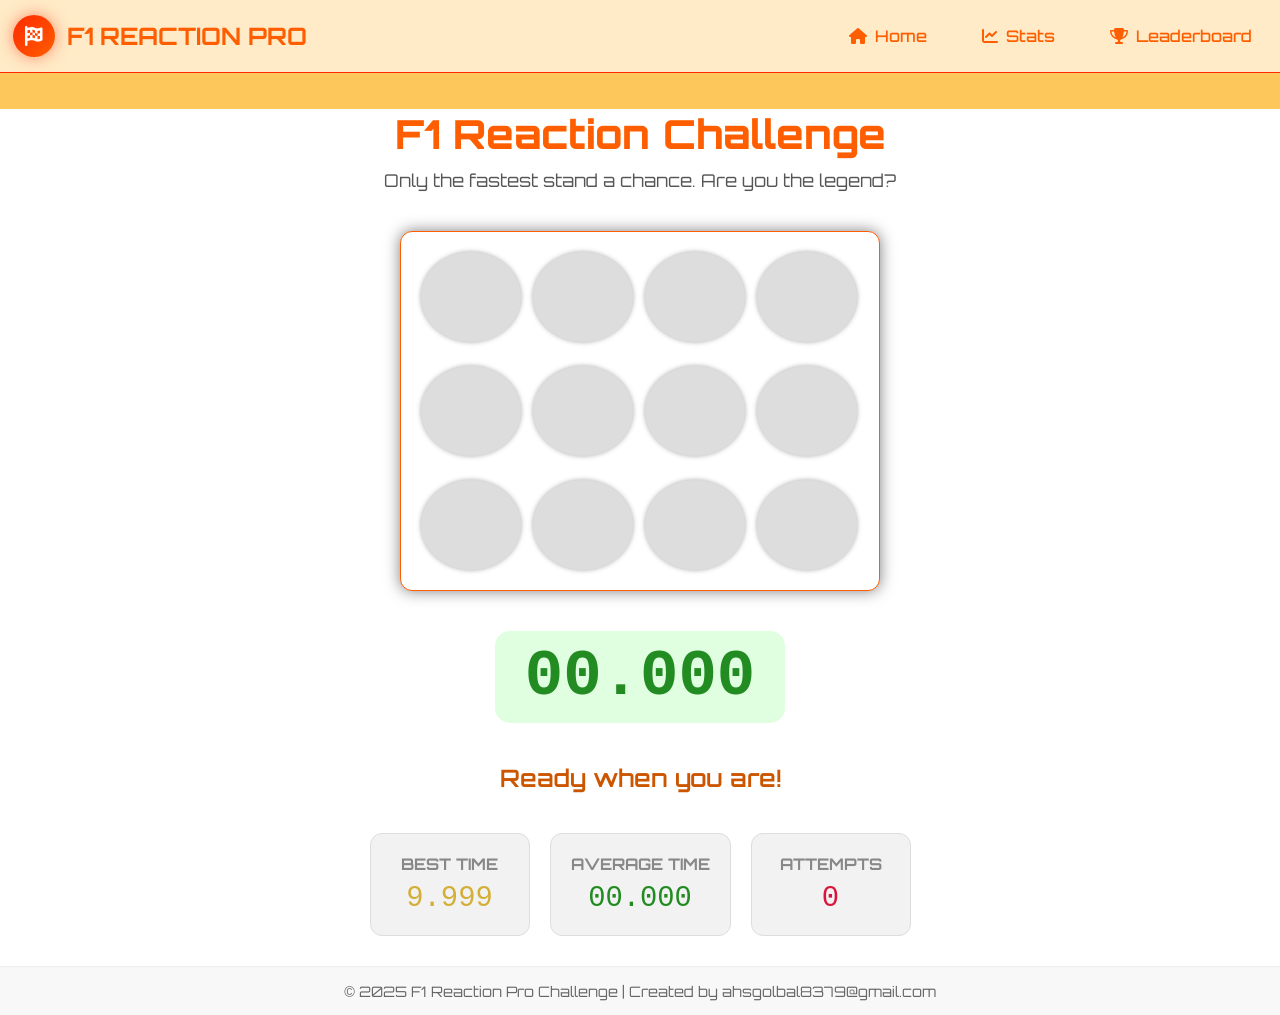
<file: index.html>
<!DOCTYPE html>
<html lang="en">
<head>
    <meta charset="UTF-8" />
    <meta name="viewport" content="width=device-width, initial-scale=1.0"/>
    <title>F1 Reaction Challenge</title>
    <link rel="stylesheet" href="https://cdnjs.cloudflare.com/ajax/libs/font-awesome/6.4.0/css/all.min.css"/>
    <link rel="stylesheet" href="style.css"/>
    <link rel="icon" type="image/png" href="favicon.png">
    <link href="https://fonts.googleapis.com/css2?family=Orbitron&display=swap" rel="stylesheet">
    <!-- Google tag (gtag.js) -->
    <script async src="https://www.googletagmanager.com/gtag/js?id=G-64WGNZ0SFK"></script>
    <script>
    window.dataLayer = window.dataLayer || [];
    function gtag(){dataLayer.push(arguments);}
    gtag('js', new Date());

    gtag('config', 'G-64WGNZ0SFK');
    </script>
</head>
<body>
    <header>
        <div class="logo">
            <div class="logo-icon"><i class="fas fa-flag-checkered"></i></div>
            <div class="logo-text">F1 Reaction Pro</div>
        </div>
        <nav>
            <ul>
                <li><a href="#"><i class="fas fa-home"></i> Home</a></li>
                <li><a href="#"><i class="fas fa-chart-line"></i> Stats</a></li>
                <li><a href="#"><i class="fas fa-trophy"></i> Leaderboard</a></li>
            </ul>
        </nav>
    </header>
    <div class="announcement-bar">
    <div class="announcement-text">
        🚨 F1 Reaction Challenge is LIVE! Tap to test your reflexes! 🏁🔥 &nbsp;|&nbsp; Top Players will be featured soon! &nbsp;|&nbsp; Click to Begin! 🕹️
    </div>
</div>

<div class="game-container" id="gameContainer">
    <div class="game-title">
        <h1>F1 Reaction Challenge</h1>
        <p id="tagline">Tap anywhere to start. Tap again when the lights go out!</p>
    </div>

    <div class="start-lights">
  <div class="light" id="light1"></div>
  <div class="light" id="light2"></div>
  <div class="light" id="light3"></div>
  <div class="light" id="light4"></div>
  <div class="light" id="light5"></div>
  <div class="light" id="light6"></div>
  <div class="light" id="light7"></div>
  <div class="light" id="light8"></div>
  <div class="light" id="light9"></div>
  <div class="light" id="light10"></div>
  <div class="light" id="light11"></div>
  <div class="light" id="light12"></div>
</div>


    <div class="timer-display" id="timer">00.000</div>
    <div class="message" id="message">Ready when you are!</div>

        <div class="stats">
            <div class="stat-card best">
                <h3>BEST TIME</h3>
                <div class="stat-value" id="bestTime">00.000</div>
            </div>
            <div class="stat-card average">
                <h3>AVERAGE TIME</h3>
                <div class="stat-value" id="averageTime">00.000</div>
            </div>
            <div class="stat-card attempts">
                <h3>ATTEMPTS</h3>
                <div class="stat-value" id="attempts">0</div>
            </div>
        </div>
    </div>
    <div id="celebrationModal" class="modal hidden">
  <div class="modal-content">
    <span id="closeCelebration" class="close-btn">✖</span>
    <div id="celebrationText" class="modal-text"></div>
  </div>
</div>
    <footer>
        © 2025 F1 Reaction Pro Challenge | Created by ahsgolbal8379@gmail.com
    </footer>

    <script src="script.js"></script>
</body>
</html>
</file>
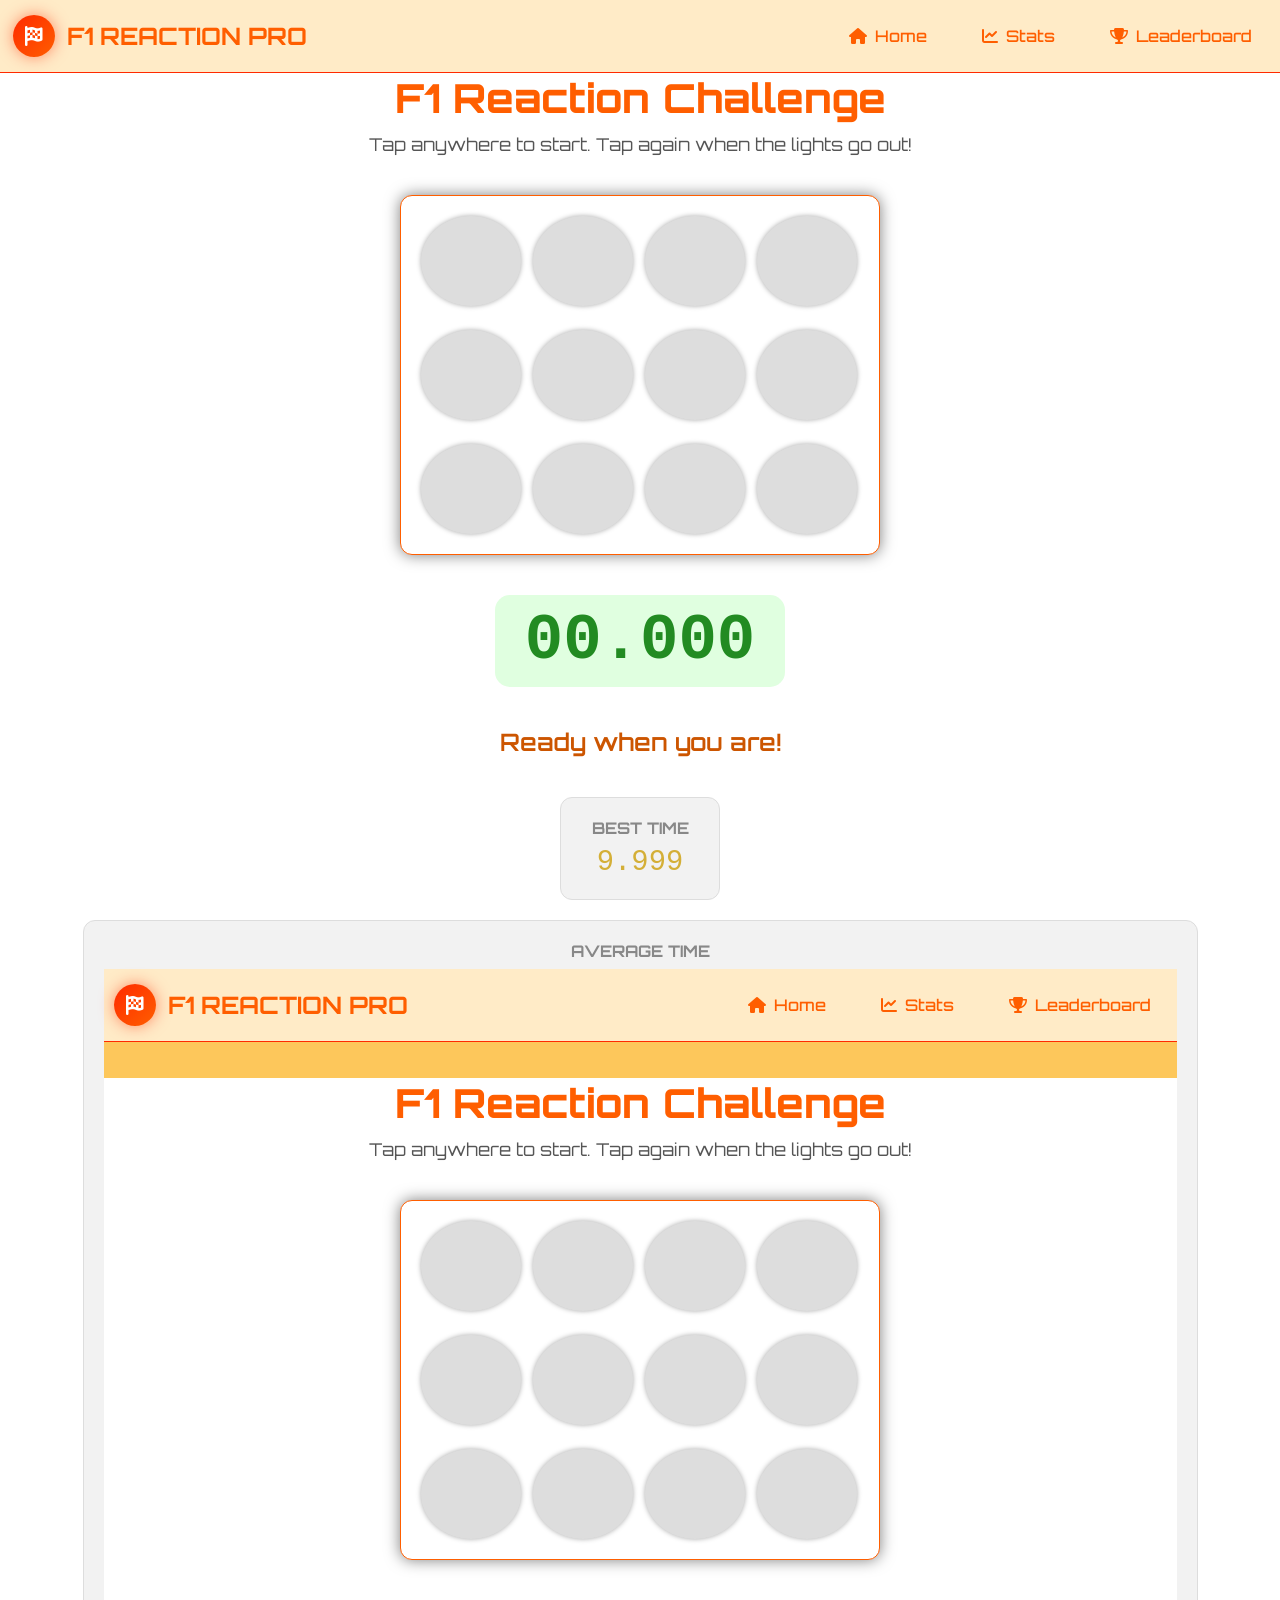
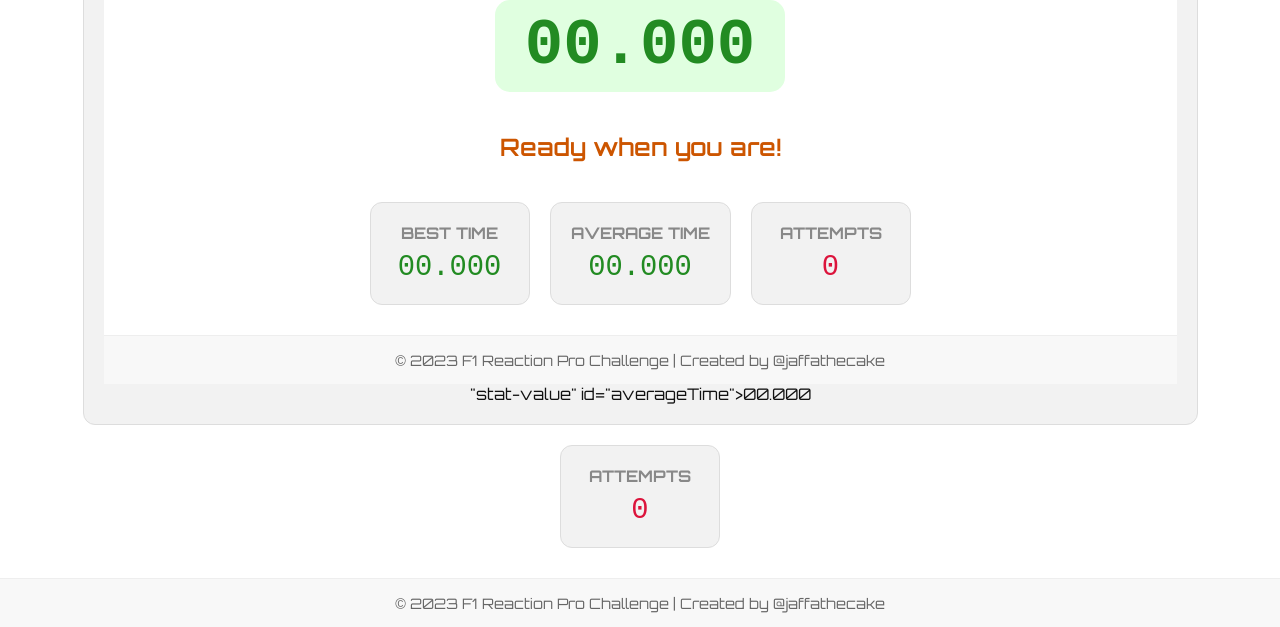
<file: f1.html>
<!DOCTYPE html>
<html lang="en">
<head>
    <meta charset="UTF-8" />
    <meta name="viewport" content="width=device-width, initial-scale=1.0"/>
    <title>F1 Reaction Challenge</title>
    <link rel="stylesheet" href="https://cdnjs.cloudflare.com/ajax/libs/font-awesome/6.4.0/css/all.min.css"/>
    <link rel="stylesheet" href="style.css"/>
    <link href="https://fonts.googleapis.com/css2?family=Orbitron&display=swap" rel="stylesheet">

</head>
<body>
    <header>
        <div class="logo">
            <div class="logo-icon"><i class="fas fa-flag-checkered"></i></div>
            <div class="logo-text">F1 Reaction Pro</div>
        </div>
        <nav>
            <ul>
                <li><a href="#"><i class="fas fa-home"></i> Home</a></li>
                <li><a href="#"><i class="fas fa-chart-line"></i> Stats</a></li>
                <li><a href="#"><i class="fas fa-trophy"></i> Leaderboard</a></li>
            </ul>
        </nav>
    </header>
<div class="game-container" id="gameContainer">
    <div class="game-title">
        <h1>F1 Reaction Challenge</h1>
        <p>Tap anywhere to start. Tap again when the lights go out!</p>
    </div>

    <div class="start-lights">
  <div class="light" id="light1"></div>
  <div class="light" id="light2"></div>
  <div class="light" id="light3"></div>
  <div class="light" id="light4"></div>
  <div class="light" id="light5"></div>
  <div class="light" id="light6"></div>
  <div class="light" id="light7"></div>
  <div class="light" id="light8"></div>
  <div class="light" id="light9"></div>
  <div class="light" id="light10"></div>
  <div class="light" id="light11"></div>
  <div class="light" id="light12"></div>
</div>


    <div class="timer-display" id="timer">00.000</div>
    <div class="message" id="message">Ready when you are!</div>

        <div class="stats">
            <div class="stat-card best">
                <h3>BEST TIME</h3>
                <div class="stat-value" id="bestTime">00.000</div>
            </div>
            <div class="stat-card average">
                <h3>AVERAGE TIME</h3>
                <div class=<!DOCTYPE html>
<html lang="en">
<head>
    <meta charset="UTF-8" />
    <meta name="viewport" content="width=device-width, initial-scale=1.0"/>
    <title>F1 Reaction Challenge</title>
    <link rel="stylesheet" href="https://cdnjs.cloudflare.com/ajax/libs/font-awesome/6.4.0/css/all.min.css"/>
    <link rel="stylesheet" href="style.css"/>
    <link href="https://fonts.googleapis.com/css2?family=Orbitron&display=swap" rel="stylesheet">

</head>
<body>
    <header>
        <div class="logo">
            <div class="logo-icon"><i class="fas fa-flag-checkered"></i></div>
            <div class="logo-text">F1 Reaction Pro</div>
        </div>
        <nav>
            <ul>
                <li><a href="#"><i class="fas fa-home"></i> Home</a></li>
                <li><a href="#"><i class="fas fa-chart-line"></i> Stats</a></li>
                <li><a href="#"><i class="fas fa-trophy"></i> Leaderboard</a></li>
            </ul>
        </nav>
    </header>
    <div class="announcement-bar">
    <div class="announcement-text">
        🚨 F1 Reaction Challenge is LIVE! Tap to test your reflexes! 🏁🔥 &nbsp;|&nbsp; Top Players will be featured soon! &nbsp;|&nbsp; Click to Begin! 🕹️
    </div>
</div>

<div class="game-container" id="gameContainer">
    <div class="game-title">
        <h1>F1 Reaction Challenge</h1>
        <p>Tap anywhere to start. Tap again when the lights go out!</p>
    </div>

    <div class="start-lights">
  <div class="light" id="light1"></div>
  <div class="light" id="light2"></div>
  <div class="light" id="light3"></div>
  <div class="light" id="light4"></div>
  <div class="light" id="light5"></div>
  <div class="light" id="light6"></div>
  <div class="light" id="light7"></div>
  <div class="light" id="light8"></div>
  <div class="light" id="light9"></div>
  <div class="light" id="light10"></div>
  <div class="light" id="light11"></div>
  <div class="light" id="light12"></div>
</div>


    <div class="timer-display" id="timer">00.000</div>
    <div class="message" id="message">Ready when you are!</div>

        <div class="stats">
            <div class="stat-card best">
                <h3>BEST TIME</h3>
                <div class="stat-value" id="bestTime">00.000</div>
            </div>
            <div class="stat-card average">
                <h3>AVERAGE TIME</h3>
                <div class="stat-value" id="averageTime">00.000</div>
            </div>
            <div class="stat-card attempts">
                <h3>ATTEMPTS</h3>
                <div class="stat-value" id="attempts">0</div>
            </div>
        </div>
    </div>

    <footer>
        © 2023 F1 Reaction Pro Challenge | Created by @jaffathecake
    </footer>

    <script src="script.js"></script>
</body>
</html>
"stat-value" id="averageTime">00.000</div>
            </div>
            <div class="stat-card attempts">
                <h3>ATTEMPTS</h3>
                <div class="stat-value" id="attempts">0</div>
            </div>
        </div>
    </div>

    <footer>
        © 2023 F1 Reaction Pro Challenge | Created by @jaffathecake
    </footer>

    <script src="script.js"></script>
</body>
</html>
</file>
<file: style.css>
html{

      width: 100%;
    max-width: 100vw;
    overflow-x: hidden;
    margin: 0;
    padding: 0;
}

* {
    margin: 0;
    padding: 0;
    box-sizing: border-box;
   font-family: 'Orbitron', sans-serif;

}

body {
    background: rgb(224, 149, 10);
    color: #111;
    min-height: 100vh;
    display: flex;
    flex-direction: column;
     overflow-x: hidden; /* Still hides horizontal overflow */
    overflow-y: auto;   /* Allows vertical scroll */
    touch-action: manipulation;
    -webkit-user-select: none;
    user-select: none;
    width: 100%;
    margin: 0;
    padding: 0;
    max-width: 100vw;
}

header {
    display: flex;
    justify-content: space-between;
    align-items: center;
    padding: 15px 1%;
    background: rgb(255, 235, 199);
    border-bottom: 1px solid rgb(255, 42, 0);
    position: relative;
    z-index: 100;
}

.logo {
    display: flex;
    align-items: center;
    gap: 12px;
}

.logo-icon {
    background: linear-gradient(135deg, rgb(255, 42, 0), #ff5e00);
    width: 42px;
    height: 42px;
    border-radius: 50%;
    display: flex;
    align-items: center;
    justify-content: center;
    font-size: 20px;
    color:#fff;
    box-shadow: 0 0 15px rgba(255, 42, 0, 0.5);
}

.logo-text {
    font-size: 24px;
    font-weight: 700;
    color: rgb(255, 94, 0);
    text-transform: uppercase;
}

nav ul {
    display: flex;
    list-style: none;
    gap: 25px;
}

nav a {
    color: rgb(255, 94, 0);
    text-decoration: none;
    font-weight: 500;
    transition: all 0.3s ease;
    padding: 8px 15px;
    border-radius: 10px;
    display: flex;
    align-items: center;
    gap: 8px;
}

nav a:hover {
    background: rgba(255, 42, 0, 0.1);
    color:rgb(255, 150, 0);
}

.game-container {
    flex: 1;
    display: flex;
    align-items: center;
    justify-content: center;
    flex-direction: column;
    background: #fff;
    position: relative;
    max-width: 100%;
    width: 100%;
    padding: 0 10%;
}

.game-title h1 {
    font-size: 2.5rem;
    font-weight: 800;
    color: #ff5e00;
    margin-bottom: 10px;
    text-align: center;
}

.game-title p {
    color: #555;
    font-size: 1.1rem;
     text-align: center;
}

.start-lights {
    display: grid;
    grid-template-columns: repeat(4, 1fr);
    grid-template-rows: repeat(2, 1fr);
    gap: 10px;
    margin: 40px auto;
    padding: 20px;
    border: 1.90px solid rgb(255, 94, 0);
    background-color: rgb(255, 255, 255);
    border-radius: 12px;
    width: 90vw;
    max-width: 480px;
    box-sizing: border-box;
    box-shadow: 0 0 15px rgba(0, 0, 0, 0.5);
    aspect-ratio: 4 / 3;
    
}

.light {
    width: 100px;
    height: 90px;
    border-radius: 50%;
    background: #ddd;
    box-shadow: 0 0 5px #aaa;
    transition: all 0.3s ease;
    aspect-ratio: 1 / 1;
    border-radius: 50%;
}

.light.active {
    background: #ff2a00;
    box-shadow: 0 0 20px rgba(255, 42, 0, 0.9);
}

.light.go {
    background: transparent;
    box-shadow: none;
}

.timer-display {
    font-size: 4rem;
    font-weight: 700;
    color: #228B22;
    background: #e0ffe0;
    padding: 10px 30px;
    border-radius: 15px;
    font-family: 'Courier New', monospace;
    margin-bottom: 20px;
}

.message {
    font-size: 1.5rem;
    font-weight: 600;
    color: #cc5500;
    margin: 20px 0;
    height: 50px;
    text-align: center;
}

.stats {
    display: flex;
    gap: 20px;
    flex-wrap: wrap;
    justify-content: center;
     margin-bottom: 30px; /* 👈 Add this line */
}

.stat-card {
    background: #f2f2f2;
    padding: 20px;
    border-radius: 12px;
    text-align: center;
    min-width: 160px;
    border: 1px solid #ddd;
}

.stat-card h3 {
    color: #888;
    font-size: 1rem;
    margin-bottom: 8px;
}

.stat-value {
    font-size: 1.8rem;
    font-family: 'Courier New', monospace;
}

.best .stat-value {
    color: #d4af37;
}

.average .stat-value {
    color: #228b22;
}

.attempts .stat-value {
    color: #dc143c;
}

footer {
    text-align: center;
    padding: 15px 0;
    font-size: 0.9rem;
    background: #f8f8f8;
    color: #666;
    border-top: 1px solid #eee;
}

.jump-start .message {
    color: #dc143c;
    animation: shake 0.4s ease;
}
.announcement-bar {
    width: 100%;
    overflow: hidden;
    background:  rgb(253, 199, 91);
    color: #fff;
    font-weight: bold;
    padding: 8px 0;
    position: relative;
    z-index: 200;
}

.announcement-text {
    display: inline-block;
    white-space: nowrap;
    animation: marquee 25s linear infinite;
    font-size: 1rem;
    padding-left: 100%;
    will-change: transform;
    text-shadow: none;
    transform: translateZ(0); /* Improves performance on some mobile browsers */
    -webkit-backface-visibility: hidden;
    -webkit-transform-style: preserve-3d;
    backface-visibility: hidden;
}

.announcement-text:hover {
    animation-play-state: paused;
    cursor: pointer;
}

.announcement-bar:hover .announcement-text {
    animation-play-state: paused;
}
.modal {
  position: fixed;
  top: 0;
  left: 0;
  width: 100%;
  height: 100%;
  background-color: rgba(0,0,0,0.75);
  display: flex;
  justify-content: center;
  align-items: center;
  z-index: 9999;
}

.modal.hidden {
  display: none;
}

.modal-content {
  background: white;
  padding: 20px 30px;
  border-radius: 12px;
  box-shadow: 0 0 20px rgba(0,0,0,0.3);
  max-width: 90%;
  text-align: center;
  font-family: 'Segoe UI', sans-serif;
}

.modal-text {
  font-size: 18px;
  color: #333;
  white-space: pre-wrap;
}

.close-btn {
  position: absolute;
  top: 12px;
  right: 20px;
  font-size: 22px;
  cursor: pointer;
  color: #888;
}


@keyframes marquee {
    0% {
        transform: translateX(0%);
    }
    100% {
        transform: translateX(-100%);
    }
}

@keyframes shake {
    0%, 100% { transform: translateX(0); }
    25% { transform: translateX(-10px); }
    75% { transform: translateX(10px); }
}

@media (max-width: 600px) {
    .game-container {
        align-items: center; /* Keep it centered */
        padding-left: 16px;
        padding-right: 16px;
    }
    header{
        flex-direction: column;
        align-items: flex-start;
        padding: 10px 15px;

    }
    .light {
        width: 60px;
        height: 60px;
    }

    .timer-display {
        font-size: 2.5rem;
        padding: 8px 20px;
    }

    .game-title h1 {
        font-size: 1.8rem;
    }

    .message {
        font-size: 1.1rem;
    }

    .stat-card {
        min-width: 100px;
        padding: 10px;
    }
}
@media (max-width: 600px) {
    header {
        flex-direction: column;
        align-items: flex-start;
        padding: 10px 15px;
    }

    .logo {
        gap: 8px;
    }

    .logo-icon {
        width: 32px;
        height: 32px;
        font-size: 16px;
    }

    .logo-text {
        font-size: 18px;
    }

    nav ul {
        flex-direction: column;
        width: 100%;
        gap: 10px;
    }

    nav a {
        padding: 6px 12px;
        font-size: 0.9rem;
    }
}
</file>
